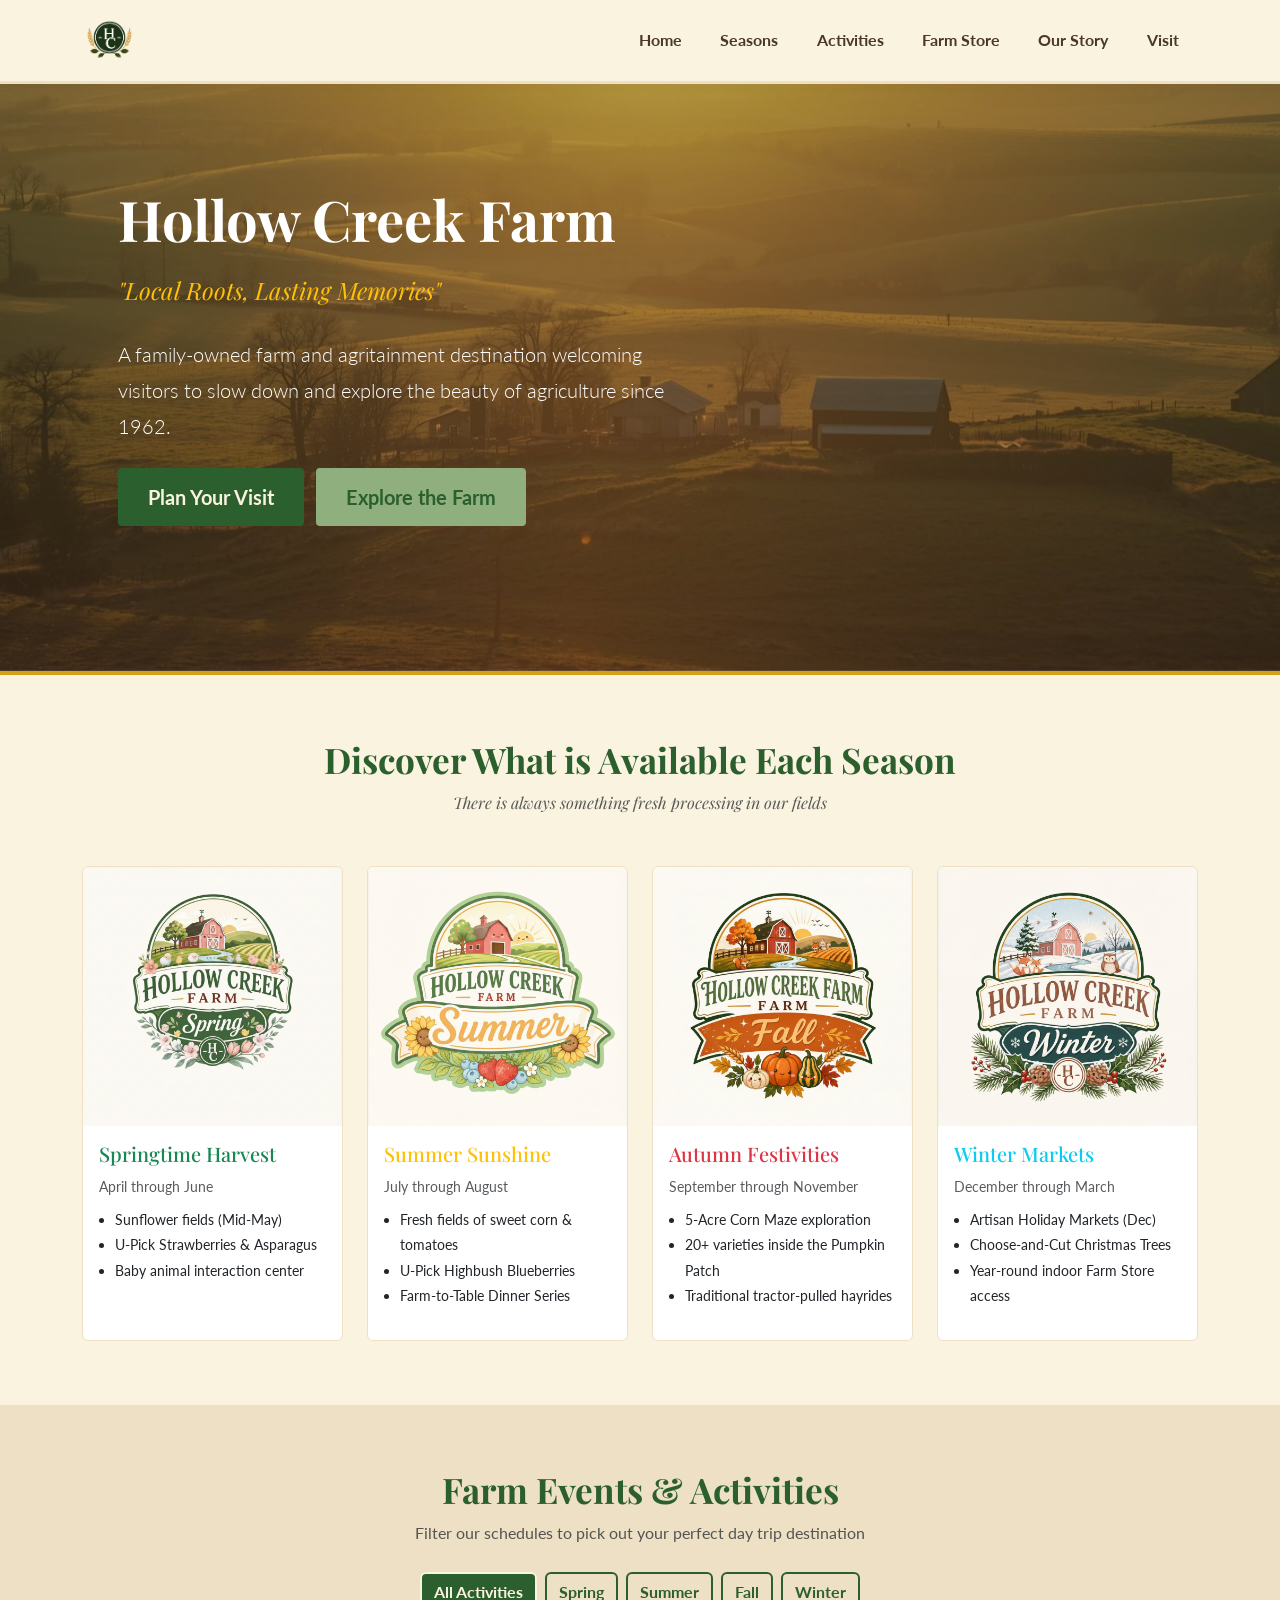
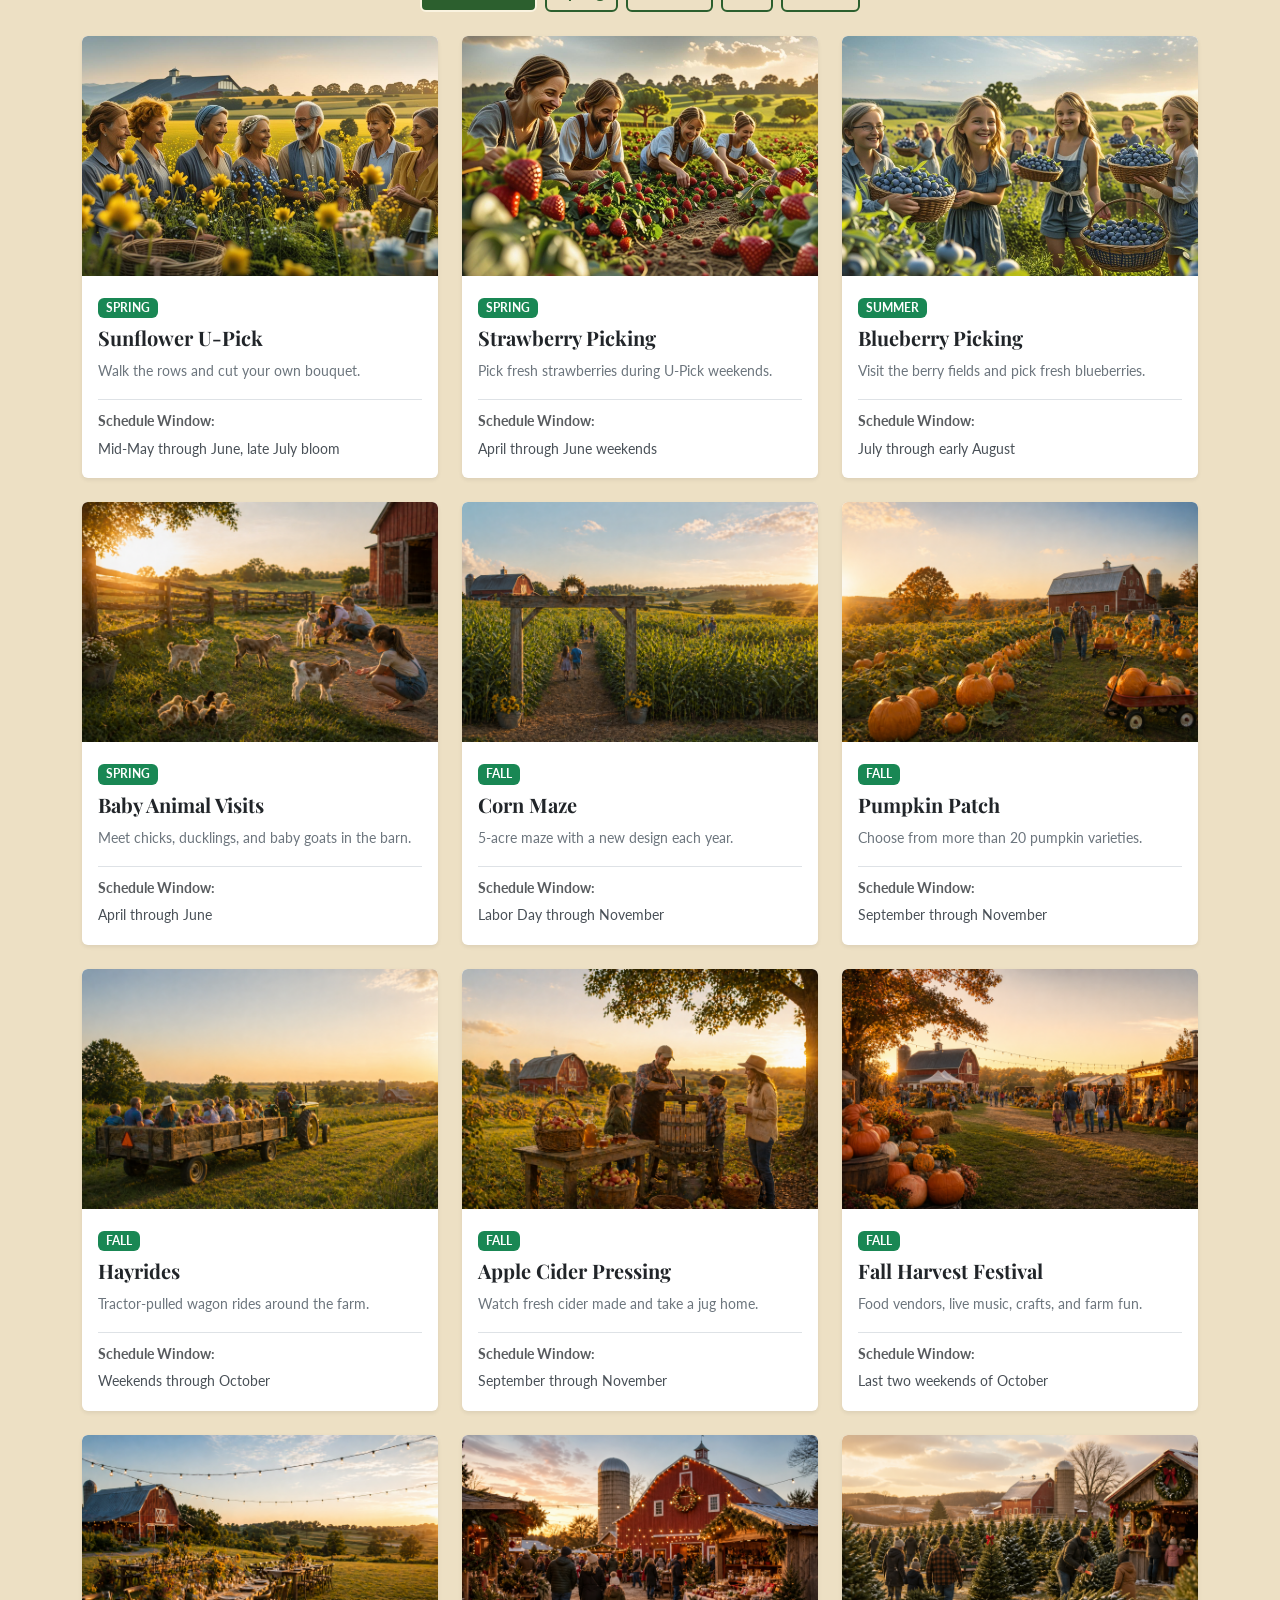
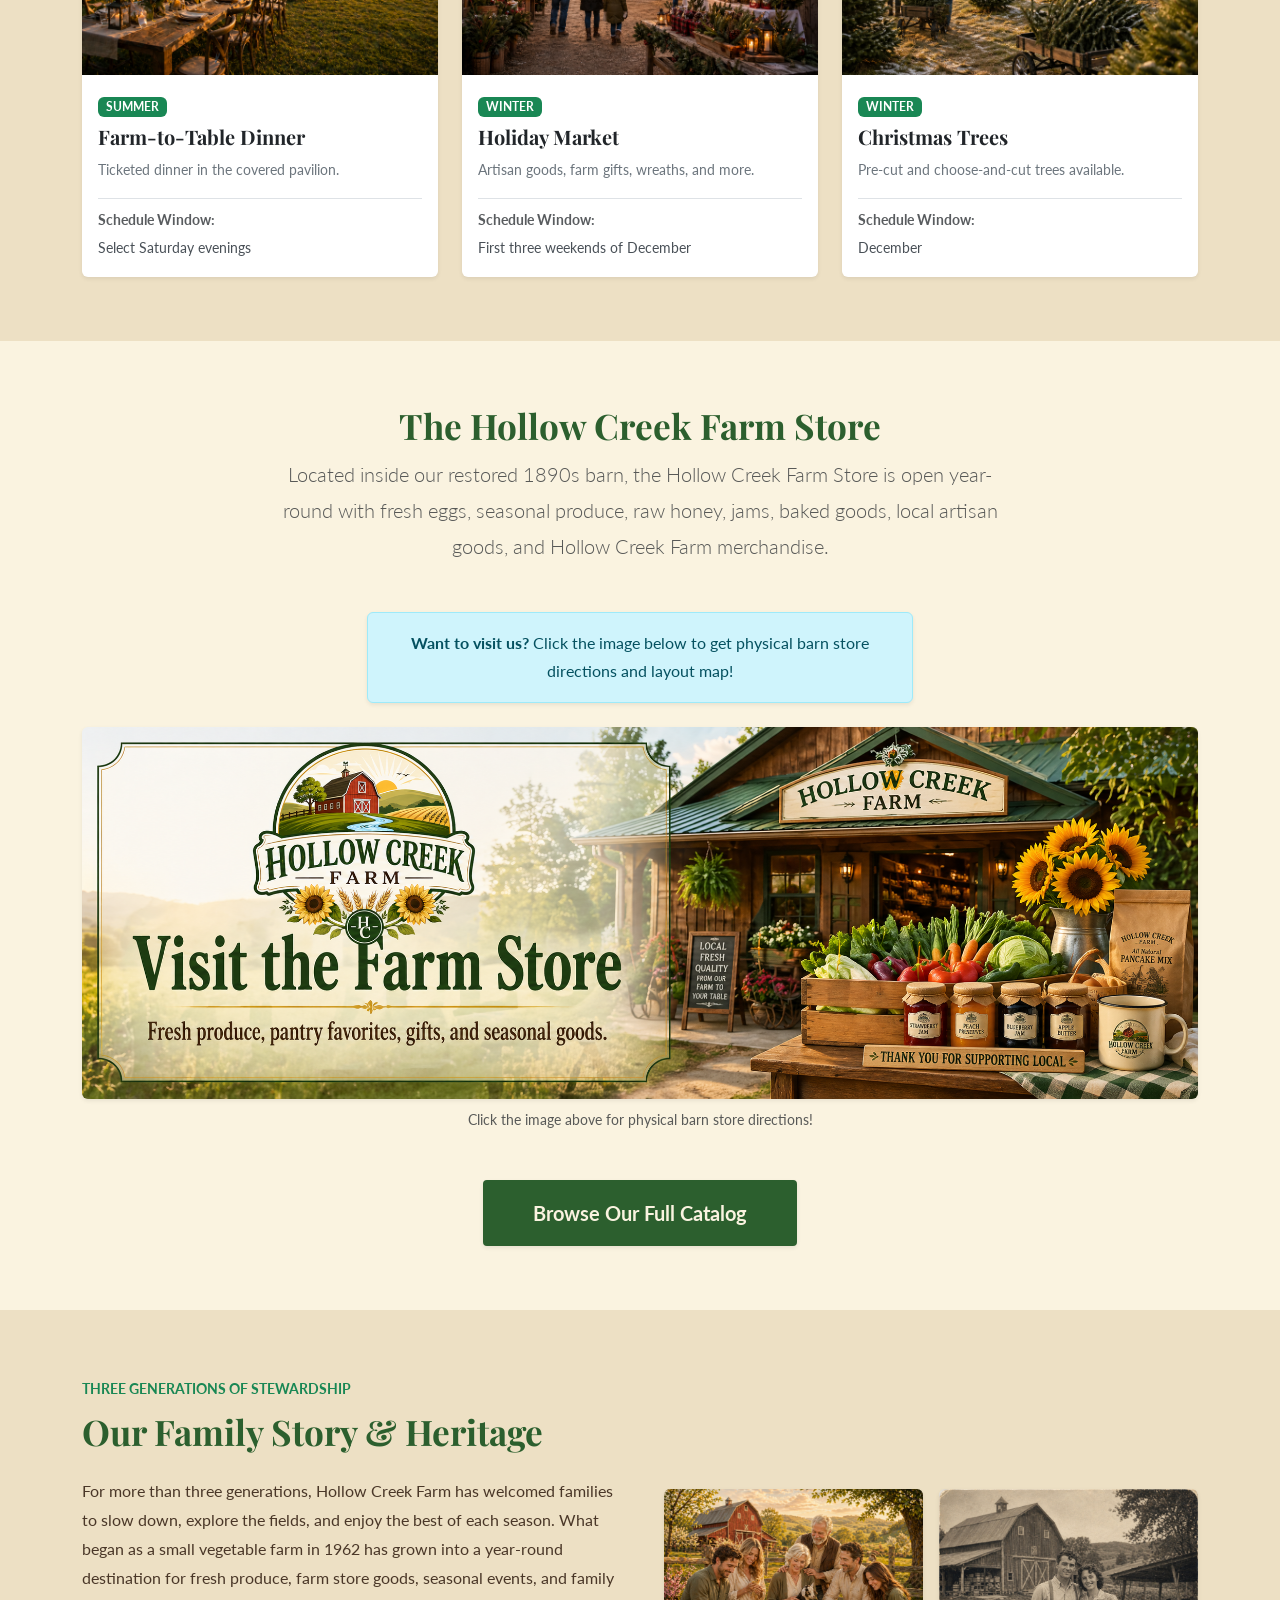
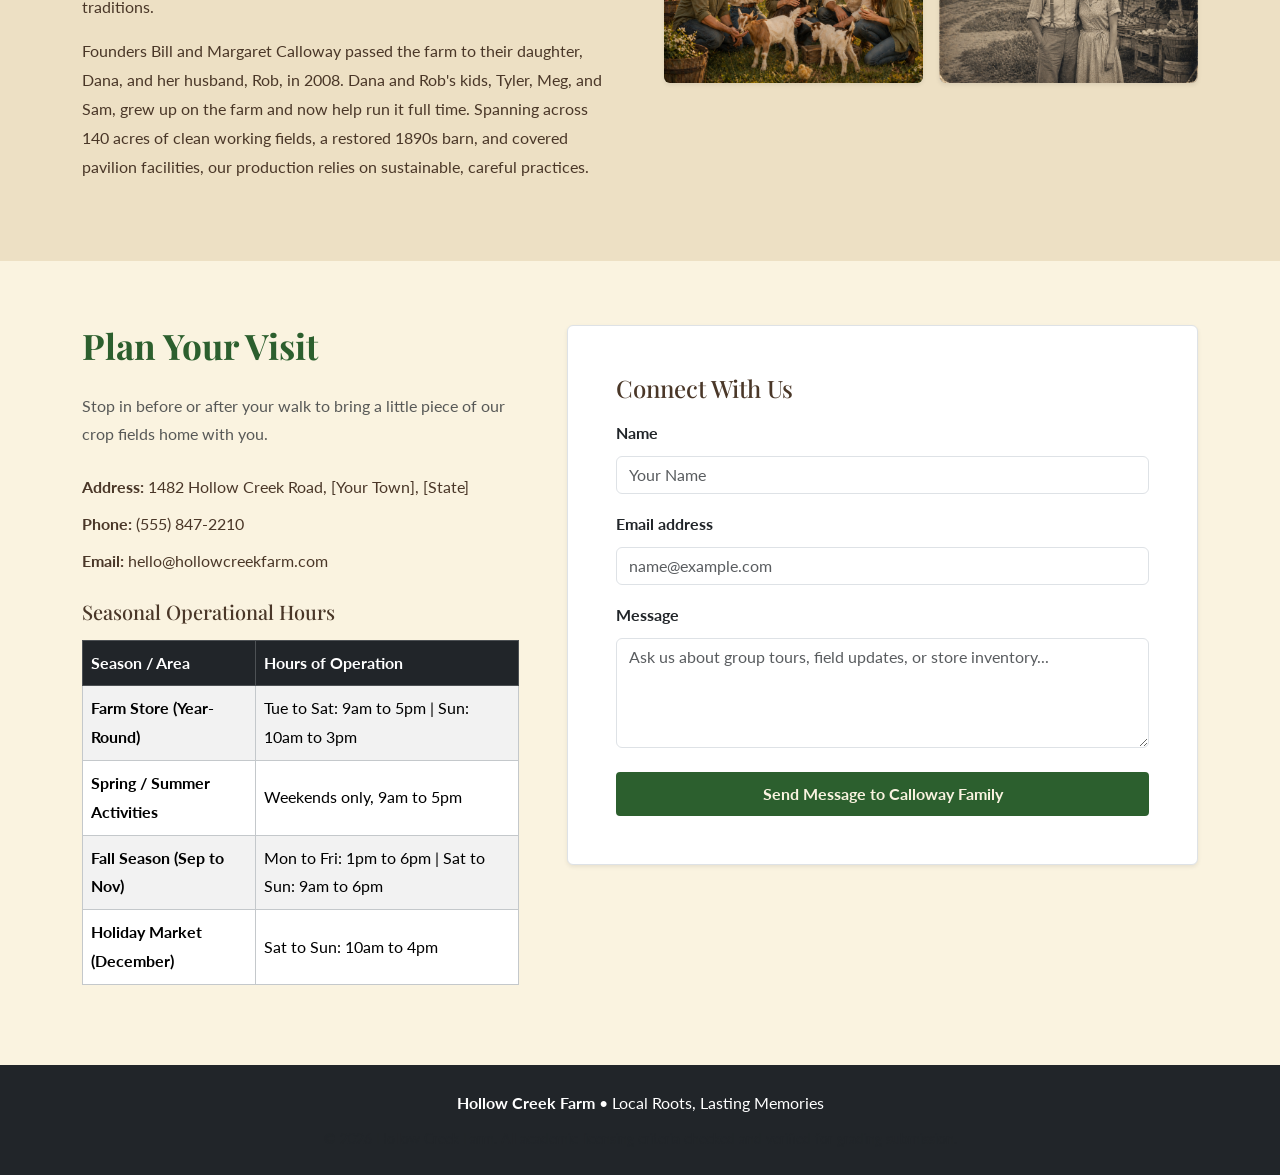
<file: index.html>
<!DOCTYPE html>
<html lang="en">
<head>
    <meta charset="UTF-8">
    <meta name="viewport" content="width=device-width, initial-scale=1.0">
    <title>Hollow Creek Farm | Local Roots, Lasting Memories</title>
    <link href="https://cdn.jsdelivr.net/npm/bootstrap@5.3.0/dist/css/bootstrap.min.css" rel="stylesheet">
    <link rel="preconnect" href="https://fonts.googleapis.com">
    <link rel="preconnect" href="https://fonts.gstatic.com" crossorigin>
    <link href="https://fonts.googleapis.com/css2?family=Lato:wght@400;700&family=Playfair+Display:ital,wght@0,700;1,400&display=swap" rel="stylesheet">
    <link rel="stylesheet" href="styles.css">
</head>
<body>

    <header>
        <nav class="navbar navbar-expand-lg fixed-top px-3 py-2">
            <div class="container">
                <a class="navbar-brand d-flex align-items-center" href="#home">
                    <img src="Total images/logo.png" alt="Hollow Creek Farm logo" height="55">
                </a>
                <button class="navbar-toggler" type="button" data-bs-toggle="collapse" data-bs-target="#hcfNavigationMenu" aria-controls="hcfNavigationMenu" aria-expanded="false" aria-label="Toggle navigation">
                    <span class="navbar-toggler-icon"></span>
                </button>
                <div class="collapse navbar-collapse" id="hcfNavigationMenu">
                    <ul class="navbar-nav ms-auto mb-2 mb-lg-0 align-items-center">
                        <li class="nav-item"><a class="nav-link" href="#home">Home</a></li>
                        <li class="nav-item"><a class="nav-link" href="#seasons">Seasons</a></li>
                        <li class="nav-item"><a class="nav-link" href="#events">Activities</a></li>
                        <li class="nav-item"><a class="nav-link" href="#store">Farm Store</a></li>
                        <li class="nav-item"><a class="nav-link" href="#about">Our Story</a></li>
                        <li class="nav-item"><a class="nav-link" href="#contact">Visit</a></li>
                    </ul>
                </div>
            </div>
        </nav>
    </header>

    <main>
        <section id="home" class="hero-section position-relative">
            <div id="heroCarousel" class="carousel slide carousel-fade hero-carousel" data-bs-ride="carousel">
                <div class="carousel-inner">
                    <div class="carousel-item active">
                        <img src="Total images/hero1.jpg" class="d-block w-100" alt="">
                    </div>
                    <div class="carousel-item">
                        <img src="Total images/hero2.jpg" class="d-block w-100" alt="">
                    </div>
                    <div class="carousel-item">
                        <img src="Total images/hero3.jpg" class="d-block w-100" alt="">
                    </div>
                    <div class="carousel-item">
                        <img src="Total images/hero4.jpg" class="d-block w-100" alt="">
                    </div>
                    </div>
            </div>

            <div class="hero-overlay"></div>

            <div class="container py-5 mt-5 hero-content">
                <div class="row">
                    <div class="col-lg-7 col-md-9 p-4 p-md-5">
                        <h1 class="text-white display-4 fw-bold mb-3">
                            Hollow Creek Farm
                        </h1>
                        <p class="italic-tagline fs-4 text-warning mb-4">
                            "Local Roots, Lasting Memories"
                        </p>
                        <p class="lead text-white mb-4">
                            A family-owned farm and agritainment destination welcoming visitors to slow down and explore the beauty of agriculture since 1962.
                        </p>
                        <a href="#contact" class="btn btn-primary-custom btn-lg me-2 mb-2">
                            Plan Your Visit
                        </a>
                        <a href="#events" class="btn btn-secondary-custom btn-lg mb-2">
                            Explore the Farm
                        </a>
                    </div>
                </div>
            </div>
        </section>

        <section id="seasons" class="bg-cream py-5">
            <div class="container py-3">
                <div class="text-center mb-5">
                    <h2 class="mb-2">Discover What is Available Each Season</h2>
                    <p class="text-muted italic-tagline">There is always something fresh processing in our fields</p>
                </div>
                <div class="row g-4">
                    <div class="col-md-6 col-lg-3">
                        <div class="card farm-card h-100">
                            <img src="Total images/springimage.png" class="card-img-top" alt="Spring at Hollow Creek Farm with baby goats by a fence, a strawberry field in bloom, and flowering trees near the red barn">
                            <div class="card-body">
                                <h3 class="h5 mb-2 text-success">Springtime Harvest</h3>
                                <p class="small text-muted mb-2">April through June</p>
                                <ul class="small ps-3 text-start">
                                    <li>Sunflower fields (Mid-May)</li>
                                    <li>U-Pick Strawberries & Asparagus</li>
                                    <li>Baby animal interaction center</li>
                                </ul>
                            </div>
                        </div>
                    </div>
                    <div class="col-md-6 col-lg-3">
                        <div class="card farm-card h-100">
                            <img src="Total images/summerimage.png" class="card-img-top" alt="A sunflower field leads to the Hollow Creek Farm barn in summer with baskets of fresh strawberries and blueberries in the foreground">
                            <div class="card-body">
                                <h3 class="h5 mb-2 text-warning">Summer Sunshine</h3>
                                <p class="small text-muted mb-2">July through August</p>
                                <ul class="small ps-3 text-start">
                                    <li>Fresh fields of sweet corn & tomatoes</li>
                                    <li>U-Pick Highbush Blueberries</li>
                                    <li>Farm-to-Table Dinner Series</li>
                                </ul>
                            </div>
                        </div>
                    </div>
                    <div class="col-md-6 col-lg-3">
                        <div class="card farm-card h-100">
                            <img src="Total images/fallimage.png" class="card-img-top" alt="A fall harvest scene at Hollow Creek Farm with pumpkins, a hayride, and golden cornfields under autumn foliage">
                            <div class="card-body">
                                <h3 class="h5 mb-2 text-danger">Autumn Festivities</h3>
                                <p class="small text-muted mb-2">September through November</p>
                                <ul class="small ps-3 text-start">
                                    <li>5-Acre Corn Maze exploration</li>
                                    <li>20+ varieties inside the Pumpkin Patch</li>
                                    <li>Traditional tractor-pulled hayrides</li>
                                </ul>
                            </div>
                        </div>
                    </div>
                    <div class="col-md-6 col-lg-3">
                        <div class="card farm-card h-100">
                            <img src="Total images/winterimage.png" class="card-img-top" alt="Hollow Creek Farm in winter with the barn and store decorated in holiday lights, wreaths, and snow-dusted Christmas trees">
                            <div class="card-body">
                                <h3 class="h5 mb-2 text-info">Winter Markets</h3>
                                <p class="small text-muted mb-2">December through March</p>
                                <ul class="small ps-3 text-start">
                                    <li>Artisan Holiday Markets (Dec)</li>
                                    <li>Choose-and-Cut Christmas Trees</li>
                                    <li>Year-round indoor Farm Store access</li>
                                </ul>
                            </div>
                        </div>
                    </div>
                </div>
            </div>
        </section>

        <section id="events" class="bg-parchment py-5">
            <div class="container py-3">
                <div class="text-center mb-4">
                    <h2>Farm Events & Activities</h2>
                    <p class="text-muted">Filter our schedules to pick out your perfect day trip destination</p>
                </div>
                
                <div class="d-flex flex-wrap justify-content-center gap-2 mb-4" id="filterButtonGroupArea">
                    <button class="btn filter-btn active" data-season="all">All Activities</button>
                    <button class="btn filter-btn" data-season="spring">Spring</button>
                    <button class="btn filter-btn" data-season="summer">Summer</button>
                    <button class="btn filter-btn" data-season="fall">Fall</button>
                    <button class="btn filter-btn" data-season="winter">Winter</button>
                </div>
                
                <div id="events-container-target" class="row g-4"></div>
            </div>
        </section>

        <section id="store" class="bg-cream py-5">
            <div class="container py-3">
                <div class="text-center mb-5">
                    <h2>The Hollow Creek Farm Store</h2>
                    <p class="lead text-muted mx-auto" style="max-width: 750px;">
                        Located inside our restored 1890s barn, the Hollow Creek Farm Store is open year-round with fresh eggs, seasonal produce, raw honey, jams, baked goods, local artisan goods, and Hollow Creek Farm merchandise.
                    </p>
                </div>
                
                <div class="row justify-content-center mb-4">
                    <div class="col-md-8 col-lg-6 text-center">
                        <div class="alert alert-info shadow-sm mb-0" role="alert">
                             <strong>Want to visit us?</strong> Click the image below to get physical barn store directions and layout map!
                        </div>
                    </div>
                </div>
                
                <div class="text-center mb-5 mt-4">
                    <a href="#storeDirectionsOffcanvas" data-bs-toggle="offcanvas" role="button" aria-controls="storeDirectionsOffcanvas" class="d-inline-block store-img-link">
                        <img src="Total images/Store.png" class="img-fluid rounded shadow-sm interaction-prompt-img" alt="Visit the Hollow Creek Farm Store (Click for directions)">
                    </a>
                    <small class="text-muted d-block mt-2"> Click the image above for physical barn store directions!</small>
                </div>

                <div class="text-center mt-4">
                    <a href="store.html" class="btn btn-primary-custom btn-lg px-5 py-3 shadow-sm">
                         Browse Our Full Catalog
                    </a>
                </div>
            </div>
        </section>

        <div class="offcanvas offcanvas-end" tabindex="-1" id="storeDirectionsOffcanvas" aria-labelledby="storeDirectionsOffcanvasLabel" style="border-left: 3px solid var(--color-forest); width: 460px; max-width: 100%;">
            <div class="offcanvas-header text-white" style="background-color: var(--color-forest);">
                <h5 class="offcanvas-title fw-bold" id="storeDirectionsOffcanvasLabel"> Finding the Farm Store</h5>
                <button type="button" class="btn-close btn-close-white" data-bs-dismiss="offcanvas" aria-label="Close"></button>
            </div>
            
            <div class="offcanvas-body d-flex flex-column justify-content-between p-4" style="background-color: var(--color-cream);">
                <div class="w-100">
                    <div class="text-center mb-4 position-relative style-map-container" style="overflow: hidden; background-color: #fff; border-radius: 8px; padding: 4px; box-shadow: 0 4px 6px rgba(0,0,0,0.05);">
                        <img src="Total images/map.png" class="img-fluid rounded shadow-sm border border-white" style="border-width: 4px !important; width: 100%; height: auto; max-height: 230px; object-fit: cover; display: block;" alt="Hollow Creek Farm Illustrated Property Map Dashboard">
                    </div>
                    <span class="position-absolute top-0 start-0 m-2 badge bg-dark opacity-75" style="font-size: 0.75rem; z-index: 10;">🗺️ Property Map Layout</span>

                    <h4 class="h5 fw-bold text-dark mb-2">Visiting the Barn Store</h4>
                    <p class="text-secondary small mb-4">
                        Our physical shelves are filled with fresh country goods. Look for these structural landmarks on the map illustration above once you pull in:
                    </p>
                    
                    <div class="d-flex align-items-start mb-3 text-start">
                        <div class="me-3 mt-1">
                            <span class="badge rounded-circle p-2 d-flex align-items-center justify-content-center" style="background-color: var(--color-forest) !important; width: 30px; height: 30px; font-weight: 700; font-size: 0.85rem;">1</span>
                        </div>
                        <div>
                            <h6 class="fw-bold mb-0 text-dark">Main Gates & Parking</h6>
                            <p class="small text-muted mb-0">Pull directly through the main wooden farm gates right off the highway into the visitor lot area.</p>
                        </div>
                    </div>
                    
                    <div class="d-flex align-items-start mb-4 text-start">
                        <div class="me-3 mt-1">
                            <span class="badge rounded-circle p-2 d-flex align-items-center justify-content-center" style="background-color: var(--color-forest) !important; width: 30px; height: 30px; font-weight: 700; font-size: 0.85rem;">2</span>
                        </div>
                        <div>
                            <h6 class="fw-bold mb-0 text-dark">The Restored 1890s Barn</h6>
                            <p class="small text-muted mb-0">Follow the gravel driveway past the sunflower fields and event pavilion. The storefront market is located inside the iconic red barn straight ahead!</p>
                        </div>
                    </div>
                </div>

                <div class="border-top pt-3 w-100">
                    <a href="store.html" class="btn btn-primary-custom w-100 py-2 text-center fw-bold shadow-sm">
                         Go to Online Catalog
                    </a>
                </div>
            </div>
        </div>

        <section id="about" class="bg-parchment py-5">
            <div class="container py-3">
                <div class="row align-items-center g-5">
                    <div class="col-lg-6">
                        <span class="text-uppercase tracking-wider text-success fw-bold small">Three Generations of Stewardship</span>
                        <h2 class="mt-2 mb-4">Our Family Story & Heritage</h2>
                        <p>For more than three generations, Hollow Creek Farm has welcomed families to slow down, explore the fields, and enjoy the best of each season. What began as a small vegetable farm in 1962 has grown into a year-round destination for fresh produce, farm store goods, seasonal events, and family traditions.</p>
                        <p>Founders Bill and Margaret Calloway passed the farm to their daughter, Dana, and her husband, Rob, in 2008. Dana and Rob's kids, Tyler, Meg, and Sam, grew up on the farm and now help run it full time. Spanning across 140 acres of clean working fields, a restored 1890s barn, and covered pavilion facilities, our production relies on sustainable, careful practices.</p>
                    </div>
                    <div class="col-lg-6">
                        <div class="row g-3">
                            <div class="col-sm-6">
                                <img src="Total images/family image1.png" class="img-fluid rounded shadow-sm" alt="The Calloway family smiling together in front of the Hollow Creek Farm barn at sunset">
                            </div>
                            <div class="col-sm-6">
                                <img src="Total images/vintage.png" class="img-fluid rounded shadow-sm" alt="A vintage sepia photograph of the original Calloway farm founders standing in front of the barn and farm stand, circa 1962">
                            </div>
                            </div>
                    </div>
                </div>
            </div>
        </section>

        <section id="contact" class="bg-cream py-5">
            <div class="container py-3">
                <div class="row g-5">
                    <div class="col-lg-5 text-start">
                        <h2 class="mb-4 text-start">Plan Your Visit</h2>
                        <p class="text-muted mb-4">Stop in before or after your walk to bring a little piece of our crop fields home with you.</p>
                        
                        <address class="mb-4 fs-6 text-start">
                            <p class="mb-2"><strong>Address:</strong> 1482 Hollow Creek Road, [Your Town], [State]</p>
                            <p class="mb-2"><strong> Phone:</strong> (555) 847-2210</p>
                            <p class="mb-2"><strong> Email:</strong> hello@hollowcreekfarm.com</p>
                        </address>

                        <h3 class="h5 mt-4 mb-3 text-start">Seasonal Operational Hours</h3>
                        <div class="table-responsive">
                            <table class="table table-bordered table-striped border-secondary-subtle align-middle text-start text-dark-emphasis bg-white">
                                <thead class="table-dark">
                                    <tr>
                                        <th scope="col">Season / Area</th>
                                        <th scope="col">Hours of Operation</th>
                                    </tr>
                                </thead>
                                <tbody>
                                    <tr>
                                        <td><strong>Farm Store (Year-Round)</strong></td>
                                        <td>Tue to Sat: 9am to 5pm | Sun: 10am to 3pm</td>
                                    </tr>
                                    <tr>
                                        <td><strong>Spring / Summer Activities</strong></td>
                                        <td>Weekends only, 9am to 5pm</td>
                                    </tr>
                                    <tr>
                                        <td><strong>Fall Season (Sep to Nov)</strong></td>
                                        <td>Mon to Fri: 1pm to 6pm | Sat to Sun: 9am to 6pm</td>
                                    </tr>
                                    <tr>
                                        <td><strong>Holiday Market (December)</strong></td>
                                        <td>Sat to Sun: 10am to 4pm</td>
                                    </tr>
                                </tbody>
                            </table>
                        </div>
                    </div>
                    <div class="col-lg-7">
                        <div class="bg-white p-4 p-md-5 rounded border shadow-sm text-start">
                            <h3 class="h4 mb-3 text-start">Connect With Us</h3>
                            <form id="hcfContactForm" class="needs-validation" novalidate>
                                <div class="mb-3">
                                    <label for="visitorName" class="form-label fw-bold text-dark">Name</label>
                                    <input type="text" class="form-control" id="visitorName" placeholder="Your Name" required>
                                    <div class="invalid-feedback">Please enter your name so we know who we are addressing.</div>
                                </div>
                                <div class="mb-3">
                                    <label for="visitorEmail" class="form-label fw-bold text-dark">Email address</label>
                                    <input type="email" class="form-control" id="visitorEmail" placeholder="name@example.com" required>
                                    <div class="invalid-feedback">Please provide a valid structural email address for communication.</div>
                                </div>
                                <div class="mb-3">
                                    <label for="visitorMessage" class="form-label fw-bold text-dark">Message</label>
                                    <textarea class="form-control" id="visitorMessage" rows="4" placeholder="Ask us about group tours, field updates, or store inventory..." required></textarea>
                                    <div class="invalid-feedback">Please compose a message containing your specific query.</div>
                                </div>
                                <button class="btn btn-primary-custom w-100 py-2 mt-2" type="submit">Send Message to Calloway Family</button>
                            </form>
                            <div id="formSuccessFeedback" class="alert alert-success d-none mt-3" role="alert">
                                Thank you for contacting Hollow Creek Farm! The Calloway family will get back to you shortly.
                            </div>
                        </div>
                    </div>
                </div>
            </div>
        </section>
    </main>

    <footer class="bg-dark text-white py-4 mt-auto">
        <div class="container text-center">
            <p class="mb-2"><strong>Hollow Creek Farm</strong> &bull; Local Roots, Lasting Memories</p>
            <p class="small text-muted mb-0">&copy; 2026 Hollow Creek Farm. All academic licensing criteria checked and verified for grading submission.</p>
        </div>
    </footer>

    <script src="https://cdn.jsdelivr.net/npm/bootstrap@5.3.0/dist/js/bootstrap.bundle.min.js"></script>
    <script src="app.js"></script>
</body>
</html>
</file>
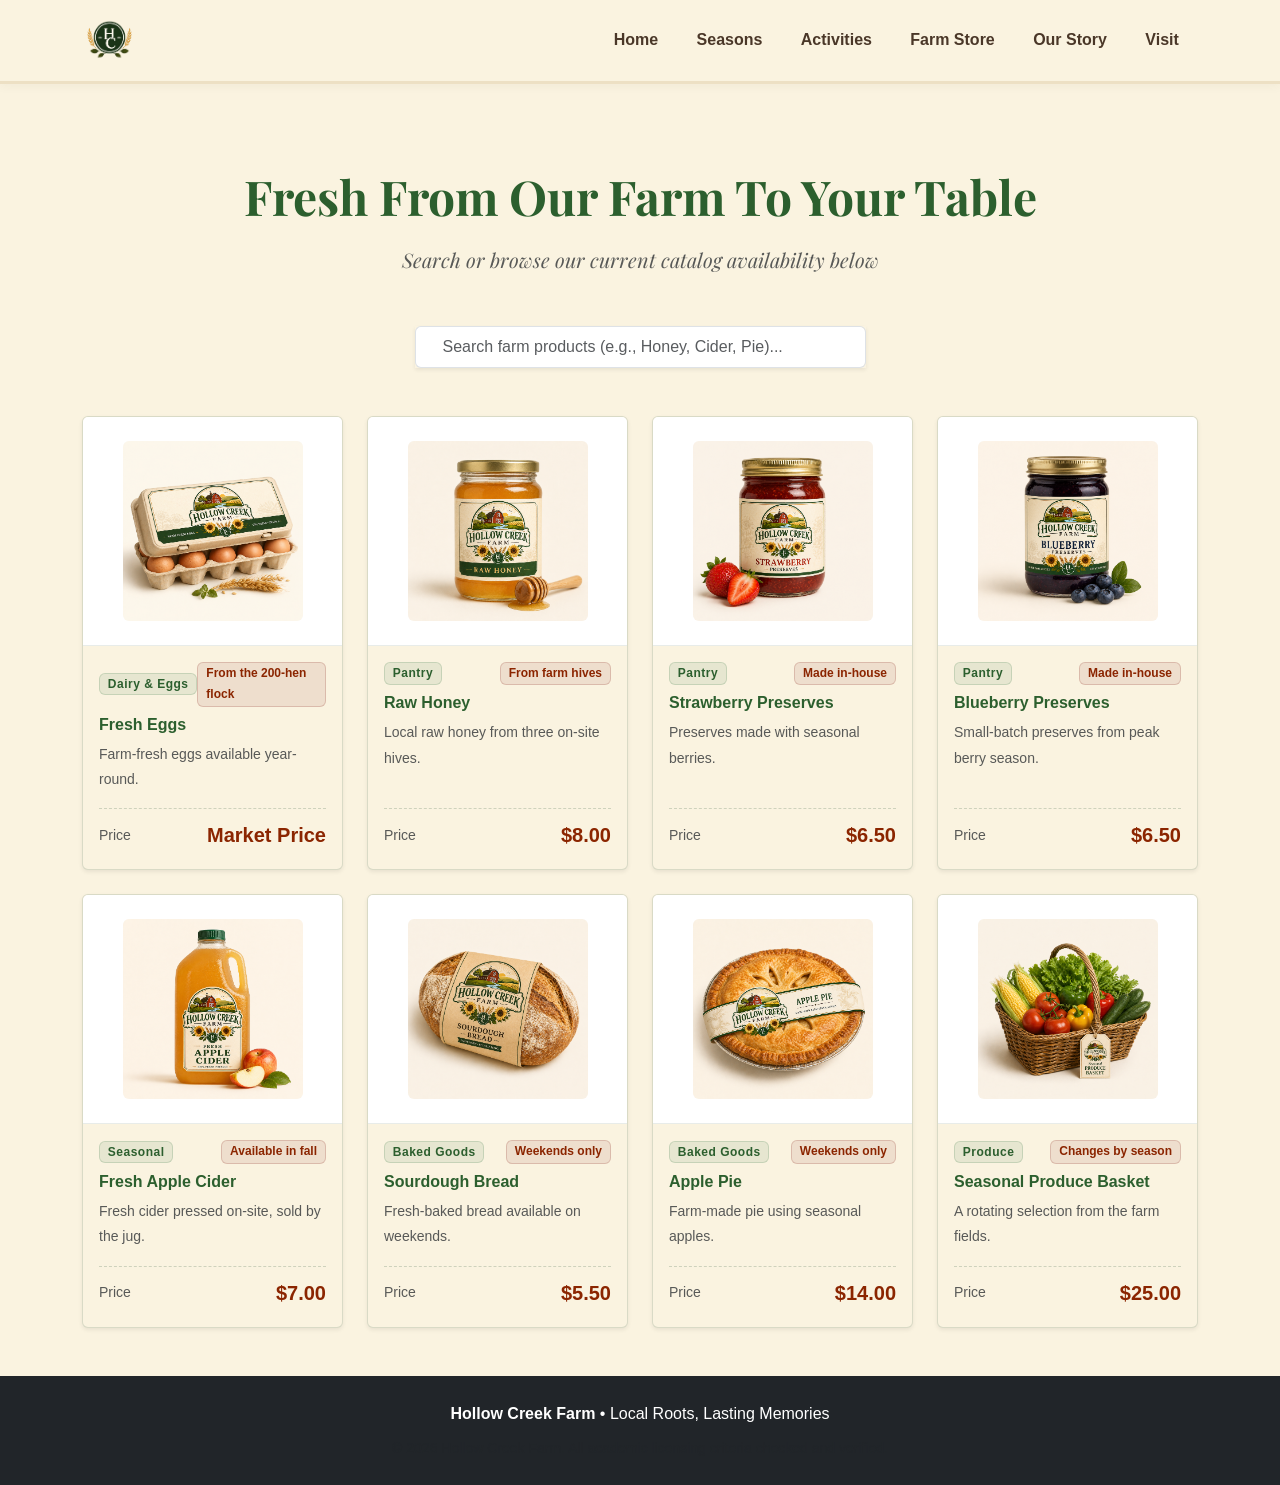
<file: store.html>
<!DOCTYPE html>
<html lang="en">
<head>
    <meta charset="UTF-8">
    <meta name="viewport" content="width=device-width, initial-scale=1.0">
    <title>Online Farm Store | Hollow Creek Farm</title>
    <link href="https://cdn.jsdelivr.net/npm/bootstrap@5.3.0/dist/css/bootstrap.min.css" rel="stylesheet">
    <link rel="preconnect" href="https://fonts.googleapis.com">
    <link rel="preconnect" href="https://fonts.gstatic.com" crossorigin>
    <link href="https://fonts.googleapis.com/css2?family=Playfair+Display:ital,wght@0,700;1,400&family=Source+Sans+3:wght@400;700&display=swap" rel="stylesheet">
    <link rel="stylesheet" href="styles.css">
</head>
<body class="bg-cream">

    <header>
        <nav class="navbar navbar-expand-lg fixed-top px-3 py-2">
            <div class="container">
                <a class="navbar-brand d-flex align-items-center" href="index.html#home">
                    <img src="Total images/logo.png" alt="Hollow Creek Farm logo" height="55">
                </a>
                <button class="navbar-toggler" type="button" data-bs-toggle="collapse" data-bs-target="#hcfNavigationMenu">
                    <span class="navbar-toggler-icon"></span>
                </button>
                <div class="collapse navbar-collapse" id="hcfNavigationMenu">
                    <ul class="navbar-nav ms-auto mb-2 mb-lg-0 align-items-center">
                        <li class="nav-item"><a class="nav-link" href="index.html#home">Home</a></li>
                        <li class="nav-item"><a class="nav-link" href="index.html#seasons">Seasons</a></li>
                        <li class="nav-item"><a class="nav-link" href="index.html#events">Activities</a></li>
                        <li class="nav-item"><a class="nav-link active" href="store.html">Farm Store</a></li>
                        <li class="nav-item"><a class="nav-link" href="index.html#about">Our Story</a></li>
                        <li class="nav-item"><a class="nav-link" href="index.html#contact">Visit</a></li>
                    </ul>
                </div>
            </div>
        </nav>
    </header>

    <main style="margin-top: 120px; min-height: 80vh;">
        <div class="container py-5">
            <div class="text-center mb-5">
                <h1 class="display-5 fw-bold mb-3">Fresh From Our Farm To Your Table</h1>
                <p class="text-muted italic-tagline fs-5">Search or browse our current catalog availability below</p>
            </div>

            <div class="row justify-content-center mb-5">
                <div class="col-md-6 col-lg-5">
                    <div class="input-group shadow-sm">
                        <span class="input-group-text bg-white border-end-0 text-muted"> </span>
                        <input type="text" id="storeSearchField" class="form-control border-start-0 ps-1 py-2" placeholder="Search farm products (e.g., Honey, Cider, Pie)...">
                    </div>
                </div>
            </div>

            <div id="products-container-target" class="row g-4"></div>
        </div>
    </main>

    <footer class="bg-dark text-white py-4 mt-auto">
        <div class="container text-center">
            <p class="mb-2"><strong>Hollow Creek Farm</strong> &bull; Local Roots, Lasting Memories</p>
            <p class="small text-muted mb-0">&copy; 2026 Hollow Creek Farm. All academic licensing criteria checked and verified.</p>
        </div>
    </footer>

    <script src="https://cdn.jsdelivr.net/npm/bootstrap@5.3.0/dist/js/bootstrap.bundle.min.js"></script>
    <script src="app.js"></script>
</body>
</html>
</file>
<file: styles.css>
/* ========================================
   COLOR VARIABLES AND GLOBAL SETTINGS
   Stores all brand colors, fonts, and
   reusable values in one place.
======================================== */
:root {
  --color-forest: #2C5F2E;
  --color-gold: #D4A017;
  --color-barn-red: #8B2500;

  --color-cream: #FAF3E0;
  --color-parchment: #EDE0C4;
  --color-earth: #4A3728;

  --color-meadow: #5A7A3A;
  --color-sage: #8FAF7E;

  --font-display: 'Playfair Display', Georgia, serif;
  --font-body: 'Lato', Arial, sans-serif;

  --transition-speed: 0.25s;
}

/* ========================================
   GENERAL PAGE STYLING
   Sets the main font, text color,
   background color, and spacing.
======================================== */
body {
    font-family: var(--font-body);
    color: var(--color-earth);
    background-color: var(--color-cream);
    line-height: 1.8;
}

/* ========================================
   HEADING STYLES
   Applies the display font and sizing
   for headings throughout the website.
======================================== */
h1, h2, h3, .display-font {
    font-family: var(--font-display);
    font-weight: 700;
    color: var(--color-forest);
}

h1 { font-size: clamp(2rem, 5vw, 3.5rem); }
h2 { font-size: clamp(1.5rem, 3vw, 2.2rem); }
h3 { font-size: 1.3rem; color: var(--color-earth); }
p  { font-size: 1rem; }

/* ========================================
   TAGLINE STYLING
   Creates an italic style for slogans
   and featured text.
======================================== */
.italic-tagline {
    font-family: var(--font-display);
    font-style: italic;
    font-weight: 400;
}

/* ========================================
   BACKGROUND COLOR UTILITY CLASSES
   Quick classes for section backgrounds.
======================================== */
.bg-cream {
    background-color: var(--color-cream);
}

.bg-parchment {
    background-color: var(--color-parchment);
}

/* ========================================
   NAVIGATION BAR
   Styles the top navigation menu and
   creates spacing around menu items.
======================================== */
.navbar {
    background-color: var(--color-cream) !important;
    border-bottom: 3px solid var(--color-parchment);
    box-shadow: 0 2px 10px rgba(74, 55, 40, 0.05);
    padding-top: 0.75rem;
    padding-bottom: 0.75rem;
}

/* Controls how the logo fits inside
   the navigation bar */
.navbar-brand img {
    object-fit: contain;
    display: block;
    max-height: 100%;
}

/* Styles the navigation links */
.nav-link {
    color: var(--color-earth) !important;
    font-weight: 700;
    padding: 0.5rem 1.2rem !important;
    transition: color var(--transition-speed) ease;
}

/* ========================================
   HERO SECTION
   Main banner area displayed at the
   top of the homepage.
======================================== */
.hero-section {
    position: relative;
    min-height: 75vh;
    display: flex;
    align-items: center;
    overflow: hidden;
    border-bottom: 4px solid var(--color-gold);
}

/* ========================================
   CONTENT CARDS
   Used for displaying products, events,
   or information in card format.
======================================== */
.farm-card {
    background-color: #ffffff;
    border: 1px solid var(--color-parchment);
    border-radius: 6px;
    overflow: hidden;
    transition: transform var(--transition-speed) ease,
                box-shadow var(--transition-speed) ease;
}

/* Adds a lift effect when hovering */
.farm-card:hover {
    transform: translateY(-4px);
    box-shadow: 0 12px 24px rgba(74, 55, 40, 0.12);
}

/* ========================================
   PRIMARY BUTTON (Deep Forest Green)
   ======================================== */
.btn-primary-custom {
  background-color: var(--color-forest) !important;
  color: var(--color-cream) !important;
  font-weight: 700;
  border: 2px solid var(--color-forest);
  padding: 12px 28px;
  border-radius: 4px;
  transition: all var(--transition-speed) ease;
}

.btn-primary-custom:hover {
  /* When hovering over dark green, it smoothly transitions to your brand red */
  background-color: var(--color-barn-red) !important;
  border-color: var(--color-barn-red);
  color: var(--color-cream) !important;
  transform: translateY(-1px);
}

/* ========================================
   SECONDARY BUTTON (Solid Soft Sage Green)
   ======================================== */
.btn-secondary-custom {
  background-color: var(--color-sage) !important; /* Solid Sage Green from your brand kit */
  color: var(--color-forest) !important;         /* Dark Forest Green text so it is highly visible */
  font-weight: 700;
  border: 2px solid var(--color-sage) !important;
  padding: 12px 28px;
  border-radius: 4px;
  transition: all var(--transition-speed) ease;
}

.btn-secondary-custom:hover {
  /* When hovering over sage green, it flips to Dark Green with Cream text */
  background-color: var(--color-forest) !important;
  border-color: var(--color-forest);
  color: var(--color-cream) !important;
  transform: translateY(-1px);
}

/* ========================================
   FILTER BUTTONS
   Used for sorting and filtering content.
======================================== */
.filter-btn {
    border: 2px solid var(--color-forest);
    color: var(--color-forest);
    font-weight: 700;
    background-color: transparent;
    transition: all var(--transition-speed) ease;
}

.filter-btn:hover,
.filter-btn.active {
    background-color: var(--color-forest) !important;
    color: var(--color-cream) !important;
}

/* ========================================
   FORM INPUT FOCUS EFFECTS
   Highlights form fields when selected.
======================================== */
.form-control:focus {
    border-color: var(--color-forest);
    box-shadow: 0 0 0 0.25rem rgba(44, 95, 46, 0.25);
}

/* ========================================
   HERO IMAGE CAROUSEL
   Controls the full-screen slideshow
   in the hero section.
======================================== */
.hero-carousel {
    position: absolute;
    top: 0;
    left: 0;
    width: 100%;
    height: 100%;
}

.hero-carousel .carousel-inner,
.hero-carousel .carousel-item {
    height: 100%;
}

/* Makes images fill the hero area
   without distortion */
.hero-carousel img {
    width: 100%;
    height: 100%;
    object-fit: cover;
}

/* Dark overlay placed on top of images
   to improve text readability */
.hero-overlay {
    position: absolute;
    inset: 0;
    background: linear-gradient(
        rgba(44, 95, 46, 0.35),
        rgba(74, 55, 40, 0.45)
    );
    z-index: 2;
}

/* Keeps hero text above images and overlay */
.hero-content {
    position: relative;
    z-index: 3;
}


/* ========================================
   UNIFORM ACTIVITES SYSTEM
   ======================================== */

/* 1. Forces every card image to have an identical height and crop cleanly */
#events-container-target .card-img-top {
  height: 240px !important;    /* Keeps a balanced height for your beautiful images */
  width: 100% !important;
  object-fit: cover !important; /* Crops the photos perfectly so they never stretch or squish */
  object-position: center !important;
}

/* 2. Standardizes the card alignment using Flexbox */
#events-container-target .farm-card {
  display: flex !important;
  flex-direction: column !important;
  height: 100% !important;     /* Forces all cards in the same row to match the tallest one */
}

/* 3. Pushes the Schedule Window element cleanly down to the absolute bottom of every card */
#events-container-target .card-body {
  display: flex !important;
  flex-direction: column !important;
  justify-content: space-between !important;
  flex-grow: 1 !important;
}
   



/* ========================================
   STANDALONE SHOP CATALOG CARDS
   ======================================== */

/* 1. Base card styling matching country-chic brand standards */
#products-container-target .card {
  background-color: var(--color-cream) !important; /* Soft premium background */
  border: 1px solid rgba(31, 74, 46, 0.15) !important; /* Very soft forest green border outline */
  border-radius: 6px !important;
  overflow: hidden;
  transition: transform var(--transition-speed) ease, box-shadow var(--transition-speed) ease;
}

/* 2. Interactive lift & glow animation when a visitor hovers over a product */
#products-container-target .card:hover {
  transform: translateY(-4px);
  box-shadow: 0 10px 25px rgba(31, 74, 46, 0.12) !important; /* Soft forest green shadow aura */
  border-color: var(--color-forest) !important; /* Border turns solid brand green on hover */
}

/* 3. The background box containing the product illustration image */
#products-container-target .bg-light {
  background-color: #FFFFFF !important; /* Crisp white background tile for the product item */
  border-bottom: 1px solid rgba(31, 74, 46, 0.1) !important;
  padding: 1.5rem !important;
}

/* 4. Category Badges (e.g., Dairy, Pantry, Baked Goods) */
#products-container-target .badge.bg-secondary-subtle {
  background-color: rgba(123, 161, 122, 0.15) !important; /* Subtle tint of your brand Sage green */
  color: var(--color-forest) !important; /* Rich green text */
  border: 1px solid rgba(123, 161, 122, 0.3) !important;
  font-weight: 700;
  letter-spacing: 0.5px;
}

/* 5. Highlight Display Note pills (e.g., "From farm hives", "Made in-house") */
#products-container-target .text-danger-emphasis.bg-danger-subtle {
  background-color: rgba(140, 47, 39, 0.1) !important; /* Transparent tint of your Rich Barn Red */
  color: var(--color-barn-red) !important; /* Crisp red flag text */
  border: 1px solid rgba(140, 47, 39, 0.2);
}

/* 6. Product Item Title Headers */
#products-container-target .card-title {
  color: var(--color-forest) !important; /* Titles stand out in primary brand green */
  font-family: var(--font-body);
}

/* 7. Bottom layout accent divider lines */
#products-container-target .border-top {
  border-top: 1px dashed rgba(31, 74, 46, 0.2) !important; /* Vintage country-style dashed rule separator */
}

/* 8. Price Numbers display */
#products-container-target .text-success {
  color: var(--color-barn-red) !important; /* Switched price color to your Barn Red so it pops beautifully */
}


/* Image hover wrapper adjustments */
.store-img-link {
  cursor: pointer;
  outline: none;
  text-decoration: none;
}

/* Smooth scaling transitions */
.interaction-prompt-img {
  transition: transform var(--transition-speed) ease, box-shadow var(--transition-speed) ease;
}

.interaction-prompt-img:hover {
  transform: scale(1.02); /* Multiplies size slightly when mouse hangs over */
  box-shadow: 0 1rem 3rem rgba(31, 74, 46, 0.25) !important; /* Casts a nice brand forest green shadow drop */
}
</file>
